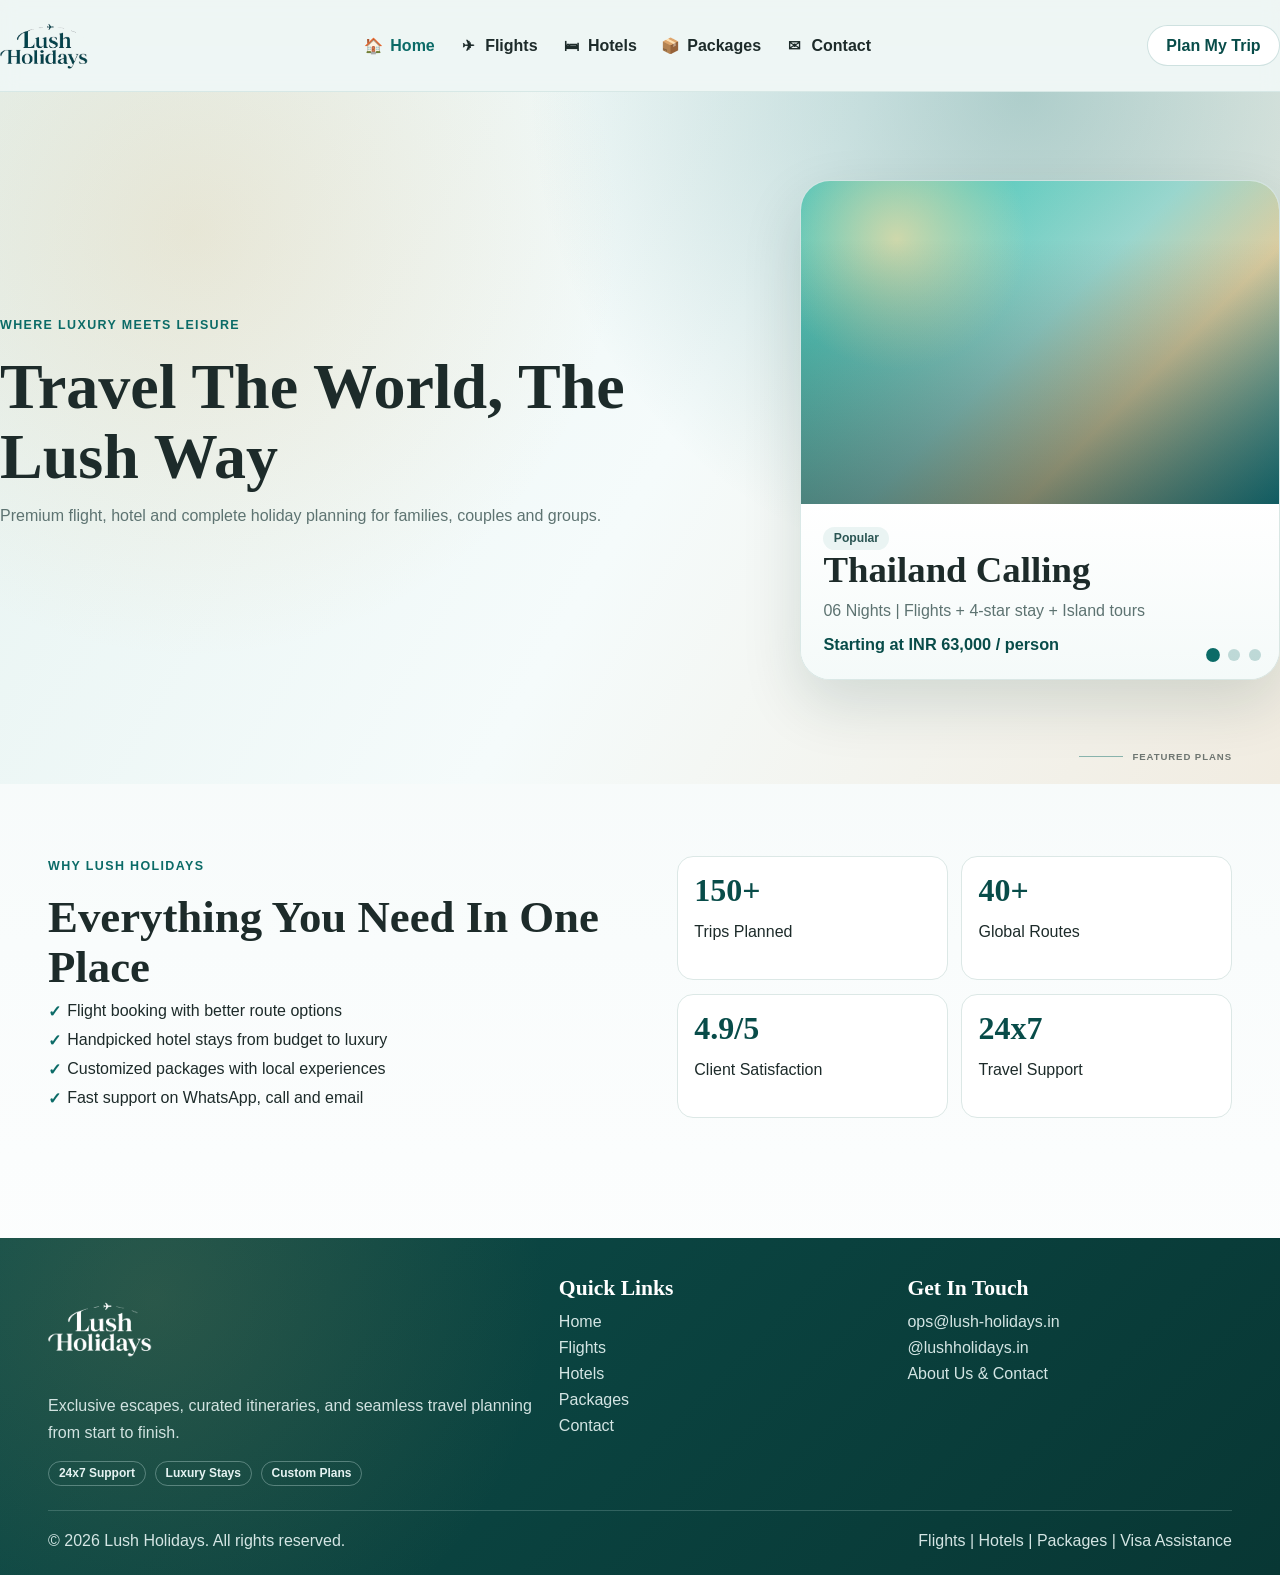
<file: index.html>
<!DOCTYPE html>
<html lang="en">
<head>
  <meta charset="UTF-8" />
  <meta name="viewport" content="width=device-width, initial-scale=1.0" />
  <title>Lush Holidays | Home</title>
  <meta name="description" content="Lush Holidays luxury travel booking website." />
  <link rel="icon" type="image/svg+xml" href="tab_logo.svg" />
  <link rel="shortcut icon" type="image/svg+xml" href="tab_logo.svg" />
  <link rel="stylesheet" href="styles.css" />
</head>
<body>
  <header class="site-header">
    <nav class="container nav">
      <a href="index.html" class="brand">
        <img src="logo.png" alt="Lush Holidays logo" class="brand-logo" />
      </a>
      <button class="nav-toggle" aria-label="Open menu">&#9776;</button>
      <ul class="nav-links">
        <li><a class="nav-link nav-home active" href="index.html">Home</a></li>
        <li><a class="nav-link nav-flights" href="flights.html">Flights</a></li>
        <li><a class="nav-link nav-hotels" href="hotels.html">Hotels</a></li>
        <li><a class="nav-link nav-packages" href="packages.html">Packages</a></li>
        <li><a class="nav-link nav-contact" href="contact.html">Contact</a></li>
      </ul>
      <a href="packages.html#request-package-quote" class="btn btn-light">Plan My Trip</a>
    </nav>
  </header>

  <main>
    <section class="hero">
      <div class="hero-bg"></div>
      <div class="container hero-content">
        <div class="hero-copy">
          <p class="hero-kicker">Where Luxury Meets Leisure</p>
          <h1>Travel The World, The Lush Way</h1>
          <p class="hero-text">
            Premium flight, hotel and complete holiday planning for families,
            couples and groups.
          </p>
        </div>

        <aside class="plan-slider" aria-label="Featured holiday plans">
          <div class="plan-slider-track" id="plan-slider-track">
            <article class="plan-slide active" data-plan-slide>
              <div class="plan-slide-visual plan-slide-thailand"></div>
              <div class="plan-slide-content">
                <span class="pill">Popular</span>
                <h3>Thailand Calling</h3>
                <p>06 Nights | Flights + 4-star stay + Island tours</p>
                <strong>Starting at INR 63,000 / person</strong>
              </div>
            </article>

            <article class="plan-slide" data-plan-slide>
              <div class="plan-slide-visual plan-slide-kashmir"></div>
              <div class="plan-slide-content">
                <span class="pill">Best Seller</span>
                <h3>Kashmir Retreat</h3>
                <p>05 Nights | Houseboat stay + Transfers + Sightseeing</p>
                <strong>Starting at INR 38,500 / person</strong>
              </div>
            </article>

            <article class="plan-slide" data-plan-slide>
              <div class="plan-slide-visual plan-slide-dubai"></div>
              <div class="plan-slide-content">
                <span class="pill">Limited Offer</span>
                <h3>Dubai Luxe Escape</h3>
                <p>04 Nights | Flights + Downtown hotel + Desert safari</p>
                <strong>Starting at INR 57,000 / person</strong>
              </div>
            </article>
          </div>

          <div class="plan-slider-nav" id="plan-slider-nav" aria-label="Plan slider controls">
            <button class="plan-dot active" type="button" aria-label="Show Thailand plan"></button>
            <button class="plan-dot" type="button" aria-label="Show Kashmir plan"></button>
            <button class="plan-dot" type="button" aria-label="Show Dubai plan"></button>
          </div>
        </aside>
      </div>
      <div class="hero-scroll-cue" aria-hidden="true">
        <span></span>
        <small>Featured Plans</small>
      </div>
    </section>
    <section class="destinations">
      <div class="container split">
        <div>
          <p class="eyebrow">Why Lush Holidays</p>
          <h2>Everything You Need In One Place</h2>
          <ul class="tick-list">
            <li>Flight booking with better route options</li>
            <li>Handpicked hotel stays from budget to luxury</li>
            <li>Customized packages with local experiences</li>
            <li>Fast support on WhatsApp, call and email</li>
          </ul>
        </div>
        <div class="stat-grid">
          <article>
            <h3>150+</h3>
            <p>Trips Planned</p>
          </article>
          <article>
            <h3>40+</h3>
            <p>Global Routes</p>
          </article>
          <article>
            <h3>4.9/5</h3>
            <p>Client Satisfaction</p>
          </article>
          <article>
            <h3>24x7</h3>
            <p>Travel Support</p>
          </article>
        </div>
      </div>
    </section>
  </main>

  <footer class="site-footer premium-footer">
    <div class="container">
      <div class="footer-top">
        <div class="footer-brand-block">
          <a href="index.html" class="brand footer-brand">
            <img src="logo.png" alt="Lush Holidays logo" class="brand-logo" />
          </a>
          <p>Exclusive escapes, curated itineraries, and seamless travel planning from start to finish.</p>
          <div class="footer-badges">
            <span>24x7 Support</span>
            <span>Luxury Stays</span>
            <span>Custom Plans</span>
          </div>
        </div>

        <div>
          <h3>Quick Links</h3>
          <ul class="footer-links">
            <li><a href="index.html">Home</a></li>
            <li><a href="flights.html">Flights</a></li>
            <li><a href="hotels.html">Hotels</a></li>
            <li><a href="packages.html">Packages</a></li>
            <li><a href="contact.html">Contact</a></li>
          </ul>
        </div>

        <div>
          <h3>Get In Touch</h3>
          <ul class="footer-links">
            <li><a href="mailto:ops@lush-holidays.in">ops@lush-holidays.in</a></li>
            <li><a href="https://www.instagram.com/lushholidays.in/" target="_blank" rel="noopener noreferrer">@lushholidays.in</a></li>
            <li><a href="contact.html">About Us & Contact</a></li>
          </ul>
        </div>
      </div>

      <div class="footer-bottom">
        <p>&copy; <span id="year"></span> Lush Holidays. All rights reserved.</p>
        <p>Flights | Hotels | Packages | Visa Assistance</p>
      </div>
    </div>
  </footer>

  <script src="script.js"></script>
</body>
</html>
</file>
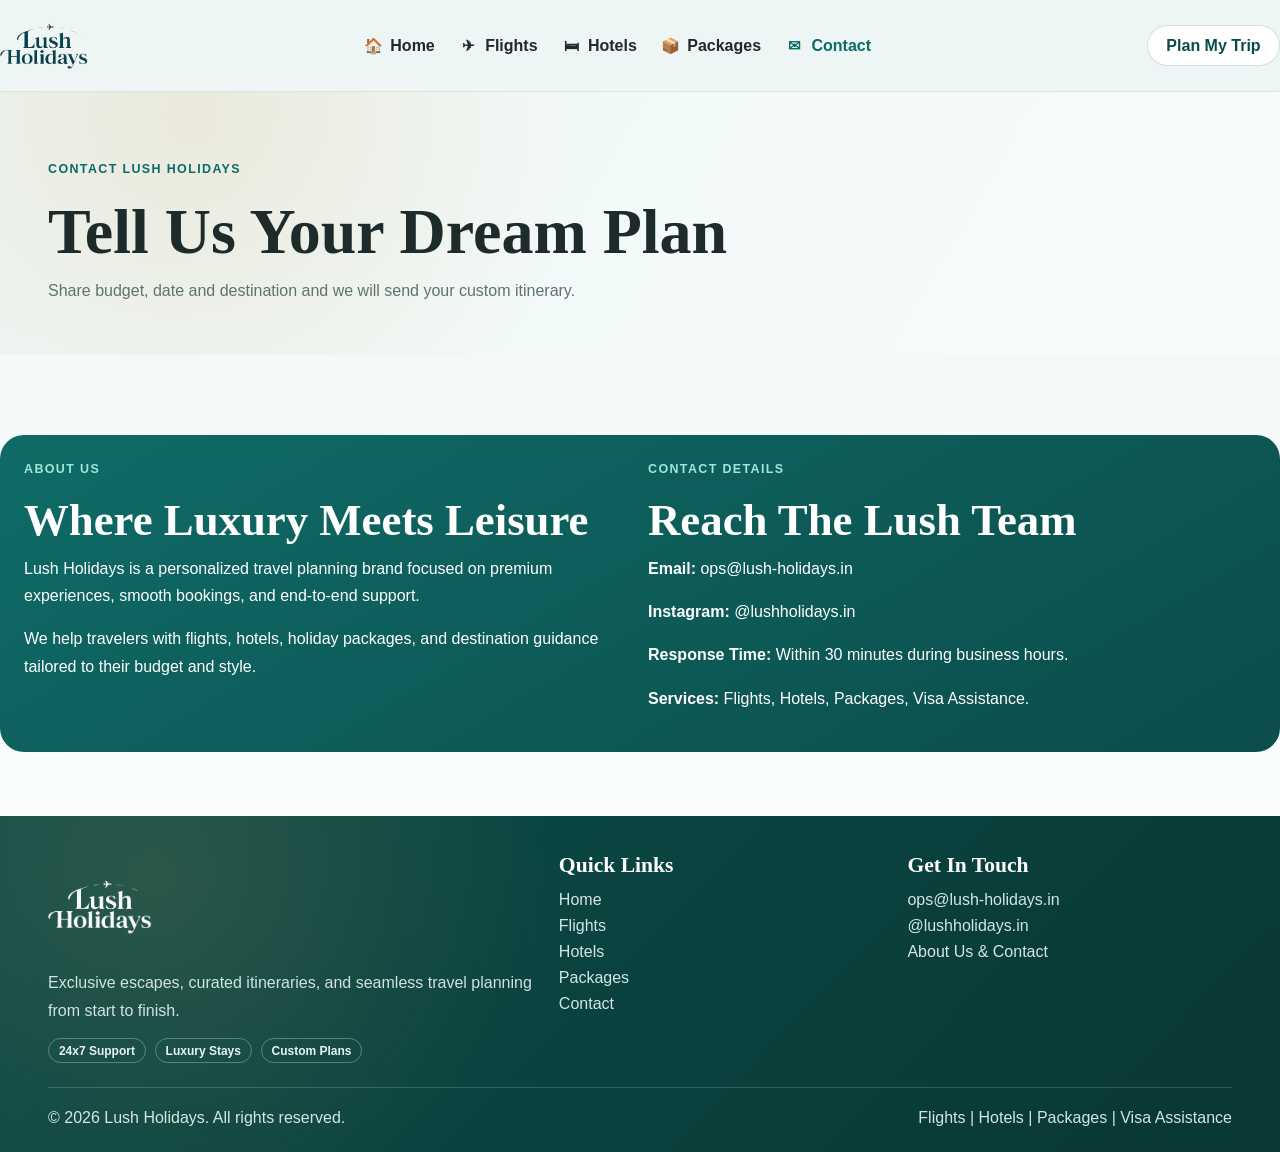
<file: contact.html>
<!DOCTYPE html>
<html lang="en">
<head>
  <meta charset="UTF-8" />
  <meta name="viewport" content="width=device-width, initial-scale=1.0" />
  <title>Lush Holidays | Contact</title>
  <meta name="description" content="Contact Lush Holidays for custom travel planning and bookings." />
  <link rel="icon" type="image/svg+xml" href="tab_logo.svg" />
  <link rel="shortcut icon" type="image/svg+xml" href="tab_logo.svg" />
  <link rel="stylesheet" href="styles.css" />
</head>
<body>
  <header class="site-header">
    <nav class="container nav">
      <a href="index.html" class="brand">
        <img src="logo.png" alt="Lush Holidays logo" class="brand-logo" />
      </a>
      <button class="nav-toggle" aria-label="Open menu">&#9776;</button>
      <ul class="nav-links">
        <li><a class="nav-link nav-home" href="index.html">Home</a></li>
        <li><a class="nav-link nav-flights" href="flights.html">Flights</a></li>
        <li><a class="nav-link nav-hotels" href="hotels.html">Hotels</a></li>
        <li><a class="nav-link nav-packages" href="packages.html">Packages</a></li>
        <li><a class="nav-link nav-contact active" href="contact.html">Contact</a></li>
      </ul>
      <a href="packages.html#request-package-quote" class="btn btn-light">Plan My Trip</a>
    </nav>
  </header>

  <main>
    <section class="page-hero">
      <div class="container">
        <p class="eyebrow">Contact Lush Holidays</p>
        <h1>Tell Us Your Dream Plan</h1>
        <p class="hero-text">Share budget, date and destination and we will send your custom itinerary.</p>
      </div>
    </section>

    <section class="contact container page-section">
      <div class="contact-card">
        <div>
          <p class="eyebrow">About Us</p>
          <h2>Where Luxury Meets Leisure</h2>
          <p>
            Lush Holidays is a personalized travel planning brand focused on
            premium experiences, smooth bookings, and end-to-end support.
          </p>
          <p>
            We help travelers with flights, hotels, holiday packages, and
            destination guidance tailored to their budget and style.
          </p>
        </div>
        <div>
          <p class="eyebrow">Contact Details</p>
          <h2>Reach The Lush Team</h2>
          <p><strong>Email:</strong> ops@lush-holidays.in</p>
          <p><strong>Instagram:</strong> @lushholidays.in</p>
          <p><strong>Response Time:</strong> Within 30 minutes during business hours.</p>
          <p><strong>Services:</strong> Flights, Hotels, Packages, Visa Assistance.</p>
        </div>
      </div>
    </section>
  </main>

  <footer class="site-footer premium-footer">
    <div class="container">
      <div class="footer-top">
        <div class="footer-brand-block">
          <a href="index.html" class="brand footer-brand">
            <img src="logo.png" alt="Lush Holidays logo" class="brand-logo" />
          </a>
          <p>Exclusive escapes, curated itineraries, and seamless travel planning from start to finish.</p>
          <div class="footer-badges">
            <span>24x7 Support</span>
            <span>Luxury Stays</span>
            <span>Custom Plans</span>
          </div>
        </div>

        <div>
          <h3>Quick Links</h3>
          <ul class="footer-links">
            <li><a href="index.html">Home</a></li>
            <li><a href="flights.html">Flights</a></li>
            <li><a href="hotels.html">Hotels</a></li>
            <li><a href="packages.html">Packages</a></li>
            <li><a href="contact.html">Contact</a></li>
          </ul>
        </div>

        <div>
          <h3>Get In Touch</h3>
          <ul class="footer-links">
            <li><a href="mailto:ops@lush-holidays.in">ops@lush-holidays.in</a></li>
            <li><a href="https://www.instagram.com/lushholidays.in/" target="_blank" rel="noopener noreferrer">@lushholidays.in</a></li>
            <li><a href="contact.html">About Us & Contact</a></li>
          </ul>
        </div>
      </div>

      <div class="footer-bottom">
        <p>&copy; <span id="year"></span> Lush Holidays. All rights reserved.</p>
        <p>Flights | Hotels | Packages | Visa Assistance</p>
      </div>
    </div>
  </footer>

  <script src="script.js"></script>
</body>
</html>
</file>
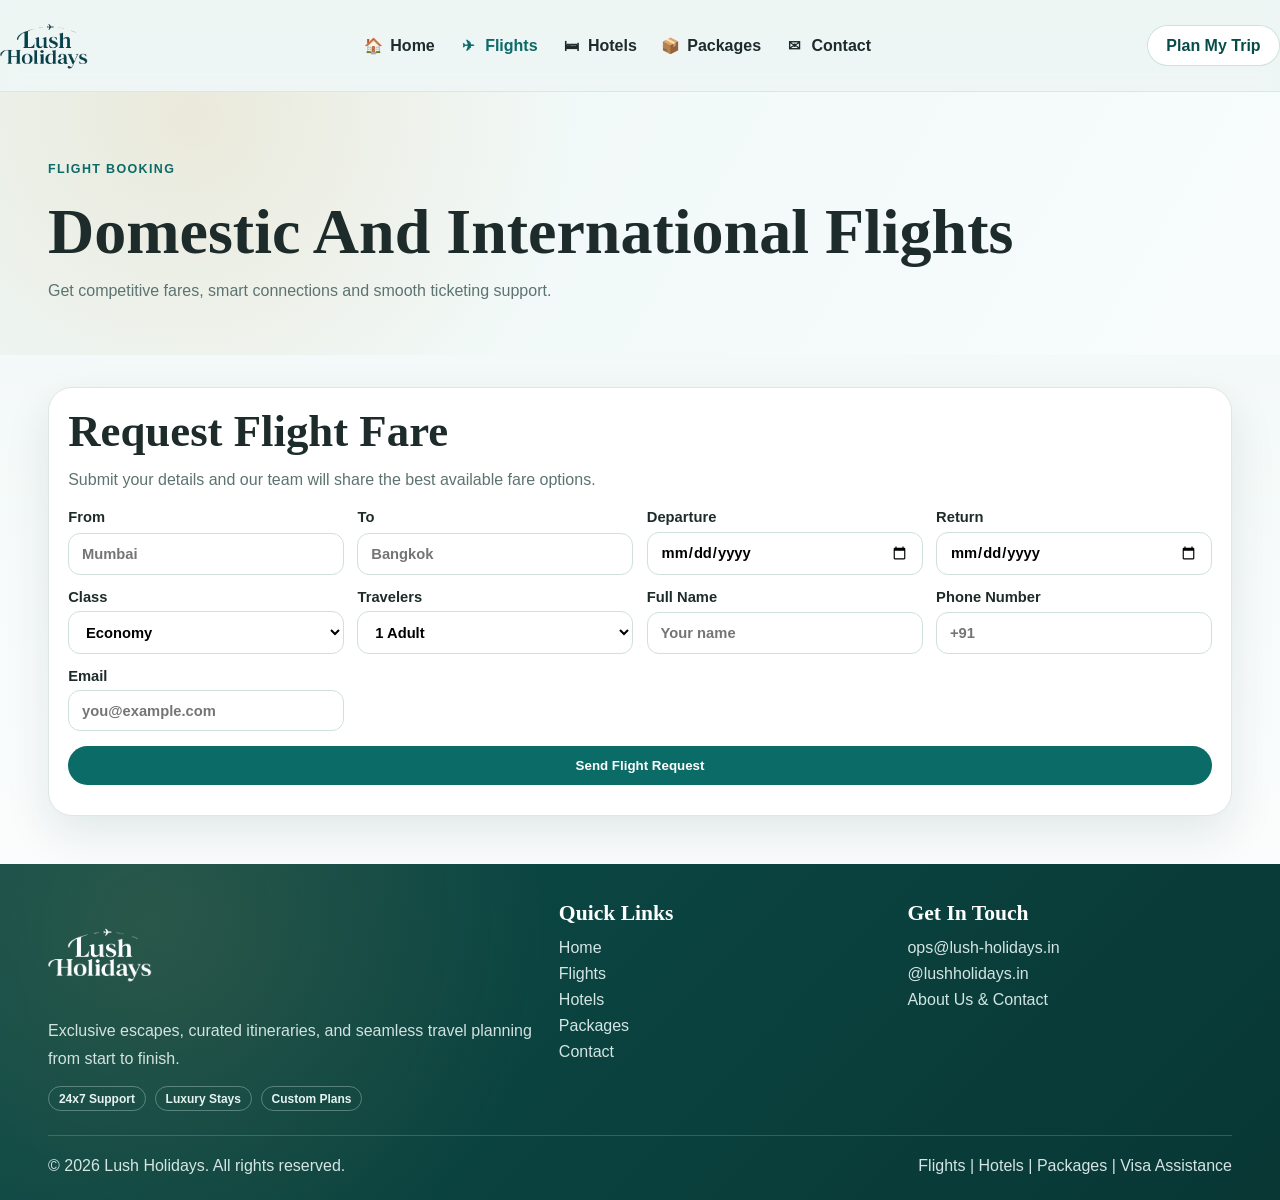
<file: flights.html>
<!DOCTYPE html>
<html lang="en">
<head>
  <meta charset="UTF-8" />
  <meta name="viewport" content="width=device-width, initial-scale=1.0" />
  <title>Lush Holidays | Flights</title>
  <meta name="description" content="Book domestic and international flights with Lush Holidays." />
  <link rel="icon" type="image/svg+xml" href="tab_logo.svg" />
  <link rel="shortcut icon" type="image/svg+xml" href="tab_logo.svg" />
  <link rel="stylesheet" href="styles.css" />
</head>
<body>
  <header class="site-header">
    <nav class="container nav">
      <a href="index.html" class="brand">
        <img src="logo.png" alt="Lush Holidays logo" class="brand-logo" />
      </a>
      <button class="nav-toggle" aria-label="Open menu">&#9776;</button>
      <ul class="nav-links">
        <li><a class="nav-link nav-home" href="index.html">Home</a></li>
        <li><a class="nav-link nav-flights active" href="flights.html">Flights</a></li>
        <li><a class="nav-link nav-hotels" href="hotels.html">Hotels</a></li>
        <li><a class="nav-link nav-packages" href="packages.html">Packages</a></li>
        <li><a class="nav-link nav-contact" href="contact.html">Contact</a></li>
      </ul>
      <a href="packages.html#request-package-quote" class="btn btn-light">Plan My Trip</a>
    </nav>
  </header>

  <main>
    <section class="page-hero">
      <div class="container">
        <p class="eyebrow">Flight Booking</p>
        <h1>Domestic And International Flights</h1>
        <p class="hero-text">Get competitive fares, smart connections and smooth ticketing support.</p>
      </div>
    </section>

    <section class="container page-section">
      <div class="booking-card">
        <h2>Request Flight Fare</h2>
        <p class="form-note">Submit your details and our team will share the best available fare options.</p>
        <form class="request-form" data-request-type="Flight">
          <div class="grid">
            <label>From
              <input type="text" name="fromCity" placeholder="Mumbai" required />
            </label>
            <label>To
              <input type="text" name="toCity" placeholder="Bangkok" required />
            </label>
            <label>Departure
              <input type="date" name="departureDate" required />
            </label>
            <label>Return
              <input type="date" name="returnDate" />
            </label>
            <label>Class
              <select name="travelClass">
                <option>Economy</option>
                <option>Premium Economy</option>
                <option>Business</option>
              </select>
            </label>
            <label>Travelers
              <select name="travelers">
                <option>1 Adult</option>
                <option>2 Adults</option>
                <option>Family</option>
              </select>
            </label>
            <label>Full Name
              <input type="text" name="fullName" placeholder="Your name" required />
            </label>
            <label>Phone Number
              <input type="tel" name="phone" placeholder="+91" required />
            </label>
            <label>Email
              <input type="email" name="email" placeholder="you@example.com" />
            </label>
          </div>
          <button class="btn btn-primary full" type="submit">Send Flight Request</button>
          <p class="form-feedback" aria-live="polite"></p>
        </form>
      </div>
    </section>
  </main>

  <footer class="site-footer premium-footer">
    <div class="container">
      <div class="footer-top">
        <div class="footer-brand-block">
          <a href="index.html" class="brand footer-brand">
            <img src="logo.png" alt="Lush Holidays logo" class="brand-logo" />
          </a>
          <p>Exclusive escapes, curated itineraries, and seamless travel planning from start to finish.</p>
          <div class="footer-badges">
            <span>24x7 Support</span>
            <span>Luxury Stays</span>
            <span>Custom Plans</span>
          </div>
        </div>

        <div>
          <h3>Quick Links</h3>
          <ul class="footer-links">
            <li><a href="index.html">Home</a></li>
            <li><a href="flights.html">Flights</a></li>
            <li><a href="hotels.html">Hotels</a></li>
            <li><a href="packages.html">Packages</a></li>
            <li><a href="contact.html">Contact</a></li>
          </ul>
        </div>

        <div>
          <h3>Get In Touch</h3>
          <ul class="footer-links">
            <li><a href="mailto:ops@lush-holidays.in">ops@lush-holidays.in</a></li>
            <li><a href="https://www.instagram.com/lushholidays.in/" target="_blank" rel="noopener noreferrer">@lushholidays.in</a></li>
            <li><a href="contact.html">About Us & Contact</a></li>
          </ul>
        </div>
      </div>

      <div class="footer-bottom">
        <p>&copy; <span id="year"></span> Lush Holidays. All rights reserved.</p>
        <p>Flights | Hotels | Packages | Visa Assistance</p>
      </div>
    </div>
  </footer>

  <script src="script.js"></script>
</body>
</html>
</file>
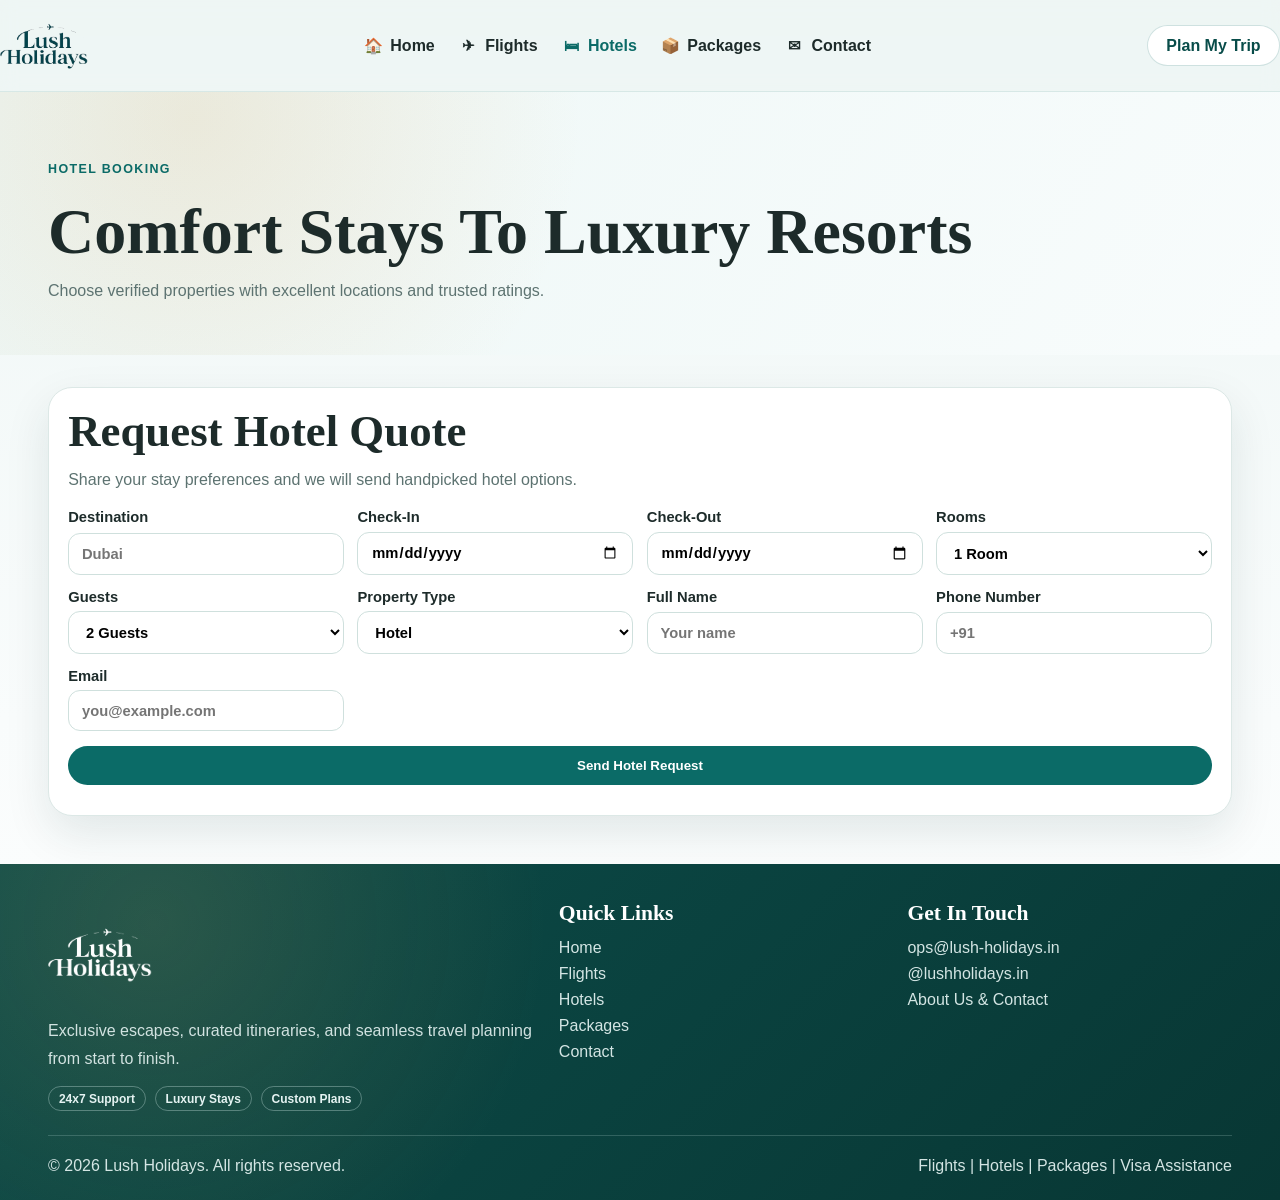
<file: hotels.html>
<!DOCTYPE html>
<html lang="en">
<head>
  <meta charset="UTF-8" />
  <meta name="viewport" content="width=device-width, initial-scale=1.0" />
  <title>Lush Holidays | Hotels</title>
  <meta name="description" content="Book handpicked hotels with Lush Holidays." />
  <link rel="icon" type="image/svg+xml" href="tab_logo.svg" />
  <link rel="shortcut icon" type="image/svg+xml" href="tab_logo.svg" />
  <link rel="stylesheet" href="styles.css" />
</head>
<body>
  <header class="site-header">
    <nav class="container nav">
      <a href="index.html" class="brand">
        <img src="logo.png" alt="Lush Holidays logo" class="brand-logo" />
      </a>
      <button class="nav-toggle" aria-label="Open menu">&#9776;</button>
      <ul class="nav-links">
        <li><a class="nav-link nav-home" href="index.html">Home</a></li>
        <li><a class="nav-link nav-flights" href="flights.html">Flights</a></li>
        <li><a class="nav-link nav-hotels active" href="hotels.html">Hotels</a></li>
        <li><a class="nav-link nav-packages" href="packages.html">Packages</a></li>
        <li><a class="nav-link nav-contact" href="contact.html">Contact</a></li>
      </ul>
      <a href="packages.html#request-package-quote" class="btn btn-light">Plan My Trip</a>
    </nav>
  </header>

  <main>
    <section class="page-hero">
      <div class="container">
        <p class="eyebrow">Hotel Booking</p>
        <h1>Comfort Stays To Luxury Resorts</h1>
        <p class="hero-text">Choose verified properties with excellent locations and trusted ratings.</p>
      </div>
    </section>

    <section class="container page-section">
      <div class="booking-card">
        <h2>Request Hotel Quote</h2>
        <p class="form-note">Share your stay preferences and we will send handpicked hotel options.</p>
        <form class="request-form" data-request-type="Hotel">
          <div class="grid">
            <label>Destination
              <input type="text" name="destination" placeholder="Dubai" required />
            </label>
            <label>Check-In
              <input type="date" name="checkInDate" required />
            </label>
            <label>Check-Out
              <input type="date" name="checkOutDate" required />
            </label>
            <label>Rooms
              <select name="rooms">
                <option>1 Room</option>
                <option>2 Rooms</option>
                <option>3 Rooms</option>
              </select>
            </label>
            <label>Guests
              <select name="guests">
                <option>2 Guests</option>
                <option>3 Guests</option>
                <option>4+ Guests</option>
              </select>
            </label>
            <label>Property Type
              <select name="propertyType">
                <option>Hotel</option>
                <option>Resort</option>
                <option>Villa</option>
              </select>
            </label>
            <label>Full Name
              <input type="text" name="fullName" placeholder="Your name" required />
            </label>
            <label>Phone Number
              <input type="tel" name="phone" placeholder="+91" required />
            </label>
            <label>Email
              <input type="email" name="email" placeholder="you@example.com" />
            </label>
          </div>
          <button class="btn btn-primary full" type="submit">Send Hotel Request</button>
          <p class="form-feedback" aria-live="polite"></p>
        </form>
      </div>
    </section>
  </main>

  <footer class="site-footer premium-footer">
    <div class="container">
      <div class="footer-top">
        <div class="footer-brand-block">
          <a href="index.html" class="brand footer-brand">
            <img src="logo.png" alt="Lush Holidays logo" class="brand-logo" />
          </a>
          <p>Exclusive escapes, curated itineraries, and seamless travel planning from start to finish.</p>
          <div class="footer-badges">
            <span>24x7 Support</span>
            <span>Luxury Stays</span>
            <span>Custom Plans</span>
          </div>
        </div>

        <div>
          <h3>Quick Links</h3>
          <ul class="footer-links">
            <li><a href="index.html">Home</a></li>
            <li><a href="flights.html">Flights</a></li>
            <li><a href="hotels.html">Hotels</a></li>
            <li><a href="packages.html">Packages</a></li>
            <li><a href="contact.html">Contact</a></li>
          </ul>
        </div>

        <div>
          <h3>Get In Touch</h3>
          <ul class="footer-links">
            <li><a href="mailto:ops@lush-holidays.in">ops@lush-holidays.in</a></li>
            <li><a href="https://www.instagram.com/lushholidays.in/" target="_blank" rel="noopener noreferrer">@lushholidays.in</a></li>
            <li><a href="contact.html">About Us & Contact</a></li>
          </ul>
        </div>
      </div>

      <div class="footer-bottom">
        <p>&copy; <span id="year"></span> Lush Holidays. All rights reserved.</p>
        <p>Flights | Hotels | Packages | Visa Assistance</p>
      </div>
    </div>
  </footer>

  <script src="script.js"></script>
</body>
</html>
</file>
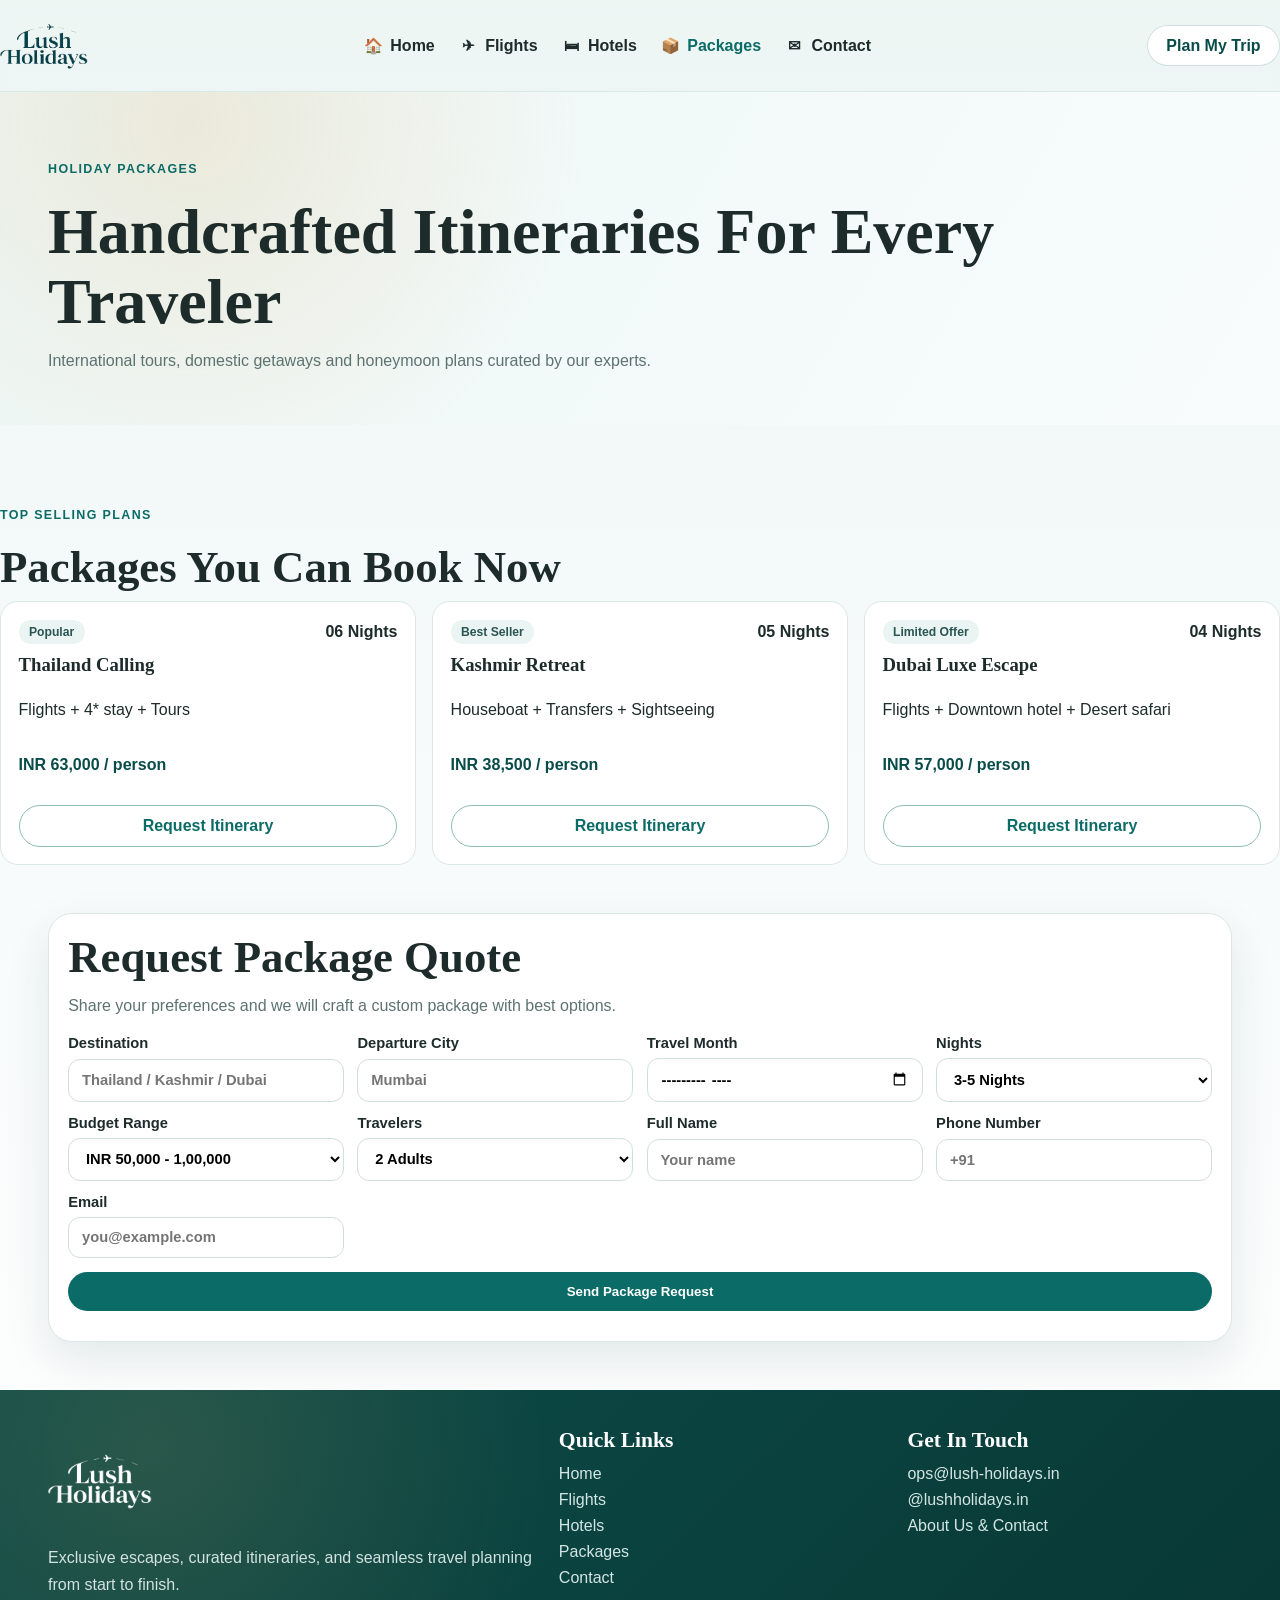
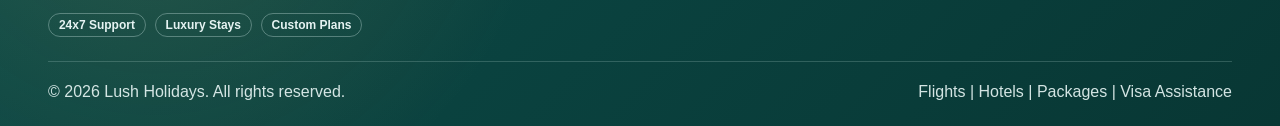
<file: packages.html>
<!DOCTYPE html>
<html lang="en">
<head>
  <meta charset="UTF-8" />
  <meta name="viewport" content="width=device-width, initial-scale=1.0" />
  <title>Lush Holidays | Packages</title>
  <meta name="description" content="Explore customized domestic and international holiday packages." />
  <link rel="icon" type="image/svg+xml" href="tab_logo.svg" />
  <link rel="shortcut icon" type="image/svg+xml" href="tab_logo.svg" />
  <link rel="stylesheet" href="styles.css" />
</head>
<body>
  <header class="site-header">
    <nav class="container nav">
      <a href="index.html" class="brand">
        <img src="logo.png" alt="Lush Holidays logo" class="brand-logo" />
      </a>
      <button class="nav-toggle" aria-label="Open menu">&#9776;</button>
      <ul class="nav-links">
        <li><a class="nav-link nav-home" href="index.html">Home</a></li>
        <li><a class="nav-link nav-flights" href="flights.html">Flights</a></li>
        <li><a class="nav-link nav-hotels" href="hotels.html">Hotels</a></li>
        <li><a class="nav-link nav-packages active" href="packages.html">Packages</a></li>
        <li><a class="nav-link nav-contact" href="contact.html">Contact</a></li>
      </ul>
      <a href="#request-package-quote" class="btn btn-light">Plan My Trip</a>
    </nav>
  </header>

  <main>
    <section class="page-hero">
      <div class="container">
        <p class="eyebrow">Holiday Packages</p>
        <h1>Handcrafted Itineraries For Every Traveler</h1>
        <p class="hero-text">International tours, domestic getaways and honeymoon plans curated by our experts.</p>
      </div>
    </section>

    <section class="offers container page-section">
      <div class="section-head">
        <p class="eyebrow">Top Selling Plans</p>
        <h2>Packages You Can Book Now</h2>
      </div>
      <div class="cards" id="package-cards"></div>
    </section>

    <section class="container page-section" id="request-package-quote">
      <div class="booking-card">
        <h2>Request Package Quote</h2>
        <p class="form-note">Share your preferences and we will craft a custom package with best options.</p>
        <form class="request-form" data-request-type="Package">
          <div class="grid">
            <label>Destination
              <input type="text" name="destination" placeholder="Thailand / Kashmir / Dubai" required />
            </label>
            <label>Departure City
              <input type="text" name="departureCity" placeholder="Mumbai" required />
            </label>
            <label>Travel Month
              <input type="month" name="travelMonth" required />
            </label>
            <label>Nights
              <select name="nights">
                <option>3-5 Nights</option>
                <option>6-8 Nights</option>
                <option>9+ Nights</option>
              </select>
            </label>
            <label>Budget Range
              <select name="budgetRange">
                <option>INR 50,000 - 1,00,000</option>
                <option>INR 1,00,000 - 2,00,000</option>
                <option>INR 2,00,000+</option>
              </select>
            </label>
            <label>Travelers
              <select name="travelers">
                <option>2 Adults</option>
                <option>Family</option>
                <option>Group</option>
              </select>
            </label>
            <label>Full Name
              <input type="text" name="fullName" placeholder="Your name" required />
            </label>
            <label>Phone Number
              <input type="tel" name="phone" placeholder="+91" required />
            </label>
            <label>Email
              <input type="email" name="email" placeholder="you@example.com" />
            </label>
          </div>
          <button class="btn btn-primary full" type="submit">Send Package Request</button>
          <p class="form-feedback" aria-live="polite"></p>
        </form>
      </div>
    </section>
  </main>

  <footer class="site-footer premium-footer">
    <div class="container">
      <div class="footer-top">
        <div class="footer-brand-block">
          <a href="index.html" class="brand footer-brand">
            <img src="logo.png" alt="Lush Holidays logo" class="brand-logo" />
          </a>
          <p>Exclusive escapes, curated itineraries, and seamless travel planning from start to finish.</p>
          <div class="footer-badges">
            <span>24x7 Support</span>
            <span>Luxury Stays</span>
            <span>Custom Plans</span>
          </div>
        </div>

        <div>
          <h3>Quick Links</h3>
          <ul class="footer-links">
            <li><a href="index.html">Home</a></li>
            <li><a href="flights.html">Flights</a></li>
            <li><a href="hotels.html">Hotels</a></li>
            <li><a href="packages.html">Packages</a></li>
            <li><a href="contact.html">Contact</a></li>
          </ul>
        </div>

        <div>
          <h3>Get In Touch</h3>
          <ul class="footer-links">
            <li><a href="mailto:ops@lush-holidays.in">ops@lush-holidays.in</a></li>
            <li><a href="https://www.instagram.com/lushholidays.in/" target="_blank" rel="noopener noreferrer">@lushholidays.in</a></li>
            <li><a href="contact.html">About Us & Contact</a></li>
          </ul>
        </div>
      </div>

      <div class="footer-bottom">
        <p>&copy; <span id="year"></span> Lush Holidays. All rights reserved.</p>
        <p>Flights | Hotels | Packages | Visa Assistance</p>
      </div>
    </div>
  </footer>

  <script src="script.js"></script>
</body>
</html>
</file>
<file: styles.css>
:root {
  --bg: #f3f8f7;
  --text: #1d2b2a;
  --muted: #5d7371;
  --brand: #0b6b67;
  --brand-dark: #084c49;
  --accent: #d8a85d;
  --card: #ffffff;
  --border: #dce8e6;
  --shadow: 0 18px 45px rgba(7, 47, 45, 0.1);
}

* {
  box-sizing: border-box;
}

body {
  margin: 0;
  font-family: "Segoe UI", "Trebuchet MS", Arial, sans-serif;
  color: var(--text);
  background: linear-gradient(180deg, #eef6f5 0%, #f9fcfc 60%, #ffffff 100%);
  -ms-overflow-style: none;
  scrollbar-width: none;
}

body::-webkit-scrollbar {
  display: none;
}

h1,
h2,
h3 {
  margin: 0 0 0.6rem;
  font-family: Georgia, "Times New Roman", serif;
  line-height: 1.1;
}

h1 {
  font-size: clamp(2rem, 5vw, 4rem);
}

h2 {
  font-size: clamp(1.8rem, 3.5vw, 2.8rem);
}

p {
  margin: 0 0 1rem;
  line-height: 1.7;
}

.container {
  width: min(1440px, 100%);
  margin: 0 auto;
  padding-left: 3rem;
  padding-right: 3rem;
}

.site-header {
  position: sticky;
  top: 0;
  z-index: 30;
  backdrop-filter: blur(8px);
  background: rgba(238, 246, 245, 0.82);
  border-bottom: 1px solid rgba(11, 107, 103, 0.1);
}

.nav {
  display: flex;
  align-items: center;
  justify-content: space-between;
  min-height: 84px;
  gap: 1rem;
  padding: 0.1rem 0;
}

.brand {
  display: inline-flex;
  align-items: center;
  gap: 0.8rem;
  text-decoration: none;
  color: var(--brand-dark);
  flex-shrink: 0;
}

.brand-logo {
  width: 88px;
  height: 88px;
  object-fit: contain;
  flex-shrink: 0;
}

.nav-links {
  display: flex;
  list-style: none;
  gap: 1.5rem;
  padding: 0;
  margin: 0;
  flex: 1;
  justify-content: center;
}

.nav-links a {
  text-decoration: none;
  color: var(--text);
  font-weight: 600;
}

.nav-link {
  display: inline-flex;
  align-items: center;
  gap: 0.45rem;
}

.nav-link::before {
  width: 1.2rem;
  height: 1.2rem;
  display: inline-flex;
  align-items: center;
  justify-content: center;
  background: none;
  opacity: 1;
  font-size: 0.95rem;
  line-height: 1;
  text-align: center;
  flex-shrink: 0;
  -webkit-mask-image: none;
  mask-image: none;
}

.nav-home::before {
  content: "\1F3E0";
}

.nav-flights::before {
  content: "\2708";
}

.nav-hotels::before {
  content: "\1F6CF";
}

.nav-packages::before {
  content: "\1F4E6";
}

.nav-contact::before {
  content: "\2709";
}

.nav-links a.active {
  color: var(--brand);
}

.nav-toggle {
  display: none;
  border: none;
  background: none;
  font-size: 1.5rem;
}

.btn {
  display: inline-flex;
  align-items: center;
  justify-content: center;
  border-radius: 999px;
  padding: 0.68rem 1.15rem;
  text-decoration: none;
  font-weight: 700;
  border: 1px solid transparent;
  transition: 0.22s ease;
  cursor: pointer;
}

.btn:hover {
  transform: translateY(-1px);
}

.btn-primary {
  background: var(--brand);
  color: #fff;
}

.btn-primary:hover {
  background: var(--brand-dark);
}

.btn-outline {
  color: var(--brand);
  border-color: rgba(11, 107, 103, 0.45);
}

.btn-outline:hover {
  background: #fff;
}

.btn-light {
  background: #fff;
  color: var(--brand-dark);
  border-color: rgba(11, 107, 103, 0.2);
}

.hero {
  position: relative;
  overflow: hidden;
}

.page-hero {
  padding: 4.2rem 0 2.2rem;
  background:
    radial-gradient(circle at 15% 10%, rgba(216, 168, 93, 0.18), transparent 35%),
    linear-gradient(120deg, #edf7f6 0%, #f8fcfc 100%);
}

.hero-bg {
  position: absolute;
  inset: 0;
  background:
    radial-gradient(circle at 15% 20%, rgba(216, 168, 93, 0.2), transparent 35%),
    radial-gradient(circle at 80% 0%, rgba(11, 107, 103, 0.3), transparent 40%),
    linear-gradient(120deg, #e6f3f1 0%, #f5fbfb 52%, #f1ece1 100%);
}

.hero-content {
  position: relative;
  padding: 5.5rem 0 6.5rem;
  display: grid;
  grid-template-columns: minmax(0, 1.15fr) minmax(320px, 480px);
  gap: 2.5rem;
  align-items: center;
}

.hero-copy {
  max-width: 860px;
}

.hero-kicker,
.eyebrow {
  text-transform: uppercase;
  letter-spacing: 0.11em;
  color: var(--brand);
  font-weight: 700;
  font-size: 0.78rem;
}

.hero-text {
  max-width: 650px;
  color: var(--muted);
}

.hero-actions {
  display: flex;
  gap: 0.8rem;
  flex-wrap: wrap;
}

.plan-slider {
  position: relative;
  min-height: 500px;
  width: 100%;
  max-width: 480px;
}

.plan-slider-track {
  position: relative;
  min-height: 500px;
  width: 100%;
}

.plan-slide {
  position: absolute;
  inset: 0;
  display: grid;
  grid-template-rows: 1.45fr auto;
  border-radius: 30px;
  overflow: hidden;
  border: 1px solid rgba(11, 107, 103, 0.14);
  box-shadow: 0 24px 60px rgba(7, 47, 45, 0.14);
  background: rgba(255, 255, 255, 0.75);
  opacity: 0;
  transform: translateX(28px) scale(0.98);
  transition: opacity 0.55s ease, transform 0.55s ease;
  pointer-events: none;
}

.plan-slide.active {
  opacity: 1;
  transform: translateX(0) scale(1);
  pointer-events: auto;
}

.plan-slide-visual {
  position: relative;
}

.plan-slide-visual::after {
  content: "";
  position: absolute;
  inset: 0;
  background: linear-gradient(180deg, transparent 18%, rgba(4, 34, 33, 0.45) 100%);
}

.plan-slide-thailand {
  background:
    radial-gradient(circle at 20% 18%, rgba(255, 221, 163, 0.7), transparent 28%),
    linear-gradient(180deg, rgba(11, 107, 103, 0.1), rgba(11, 107, 103, 0.1)),
    linear-gradient(135deg, #4ecdc4 0%, #66d6c8 22%, #a9e2d9 48%, #f3d8a7 68%, #1d8f9c 100%);
}

.plan-slide-kashmir {
  background:
    radial-gradient(circle at 50% 18%, rgba(255, 255, 255, 0.65), transparent 24%),
    linear-gradient(180deg, rgba(17, 56, 54, 0.1), rgba(17, 56, 54, 0.15)),
    linear-gradient(145deg, #dfeceb 0%, #8eb9b4 26%, #5d8c88 48%, #8ca68f 72%, #f3e5c4 100%);
}

.plan-slide-dubai {
  background:
    radial-gradient(circle at 78% 18%, rgba(255, 231, 178, 0.75), transparent 20%),
    linear-gradient(180deg, rgba(11, 107, 103, 0.08), rgba(11, 107, 103, 0.15)),
    linear-gradient(145deg, #f3c888 0%, #e7a35f 26%, #be7c44 50%, #0c6a66 78%, #063d3c 100%);
}

.plan-slide-content {
  padding: 1.4rem 1.4rem 1.55rem;
  background: linear-gradient(180deg, rgba(255, 255, 255, 0.96), rgba(244, 250, 249, 0.96));
}

.plan-slide-content h3 {
  margin-bottom: 0.4rem;
  font-size: clamp(1.8rem, 3vw, 2.3rem);
}

.plan-slide-content p {
  margin-bottom: 0.7rem;
  color: var(--muted);
}

.plan-slide-content strong {
  display: block;
  color: var(--brand-dark);
  font-size: 1.02rem;
}

.plan-slider-nav {
  position: absolute;
  right: 1.2rem;
  bottom: 1.2rem;
  display: flex;
  gap: 0.55rem;
  z-index: 2;
}

.plan-dot {
  width: 12px;
  height: 12px;
  border-radius: 50%;
  border: none;
  padding: 0;
  background: rgba(11, 107, 103, 0.24);
  cursor: pointer;
  transition: transform 0.2s ease, background 0.2s ease;
}

.plan-dot.active {
  background: var(--brand);
  transform: scale(1.15);
}

.hero-scroll-cue {
  position: absolute;
  right: 3rem;
  bottom: 1.4rem;
  display: inline-flex;
  align-items: center;
  gap: 0.6rem;
  color: rgba(29, 43, 42, 0.62);
  font-weight: 700;
  letter-spacing: 0.08em;
  text-transform: uppercase;
  font-size: 0.72rem;
}

.hero-scroll-cue span {
  display: inline-block;
  width: 44px;
  height: 1px;
  background: rgba(11, 107, 103, 0.45);
}

.booking-section {
  margin-top: -3.7rem;
}

.page-section {
  padding-top: 2rem;
}

#request-package-quote {
  scroll-margin-top: 5.5rem;
}

.booking-card {
  background: var(--card);
  border: 1px solid var(--border);
  border-radius: 24px;
  padding: 1.2rem;
  box-shadow: var(--shadow);
}

.booking-tabs {
  display: flex;
  gap: 0.6rem;
  flex-wrap: wrap;
  margin-bottom: 1rem;
}

.tab-btn {
  border: 1px solid var(--border);
  border-radius: 999px;
  padding: 0.65rem 1rem;
  background: #f7fbfb;
  font-weight: 700;
  cursor: pointer;
}

.tab-btn.active {
  background: var(--brand);
  border-color: var(--brand);
  color: #fff;
}

.tab-panel {
  display: none;
}

.tab-panel.active {
  display: block;
}

.grid {
  display: grid;
  grid-template-columns: repeat(4, minmax(0, 1fr));
  gap: 0.85rem;
}

label {
  display: grid;
  gap: 0.4rem;
  font-size: 0.92rem;
  font-weight: 600;
}

input,
select,
textarea {
  border: 1px solid #cfe0dd;
  border-radius: 12px;
  padding: 0.72rem 0.8rem;
  font: inherit;
  background: #fff;
}

.full {
  width: 100%;
  margin-top: 0.9rem;
}

.form-note {
  color: var(--muted);
  margin-bottom: 1rem;
}

.form-feedback {
  margin: 0.7rem 0 0;
  font-weight: 700;
  color: var(--brand-dark);
}

.offers,
.testimonials,
.contact {
  padding: 5rem 0 1rem;
}

.cards {
  display: grid;
  grid-template-columns: repeat(3, minmax(0, 1fr));
  gap: 1rem;
}

.card {
  background: #fff;
  border: 1px solid var(--border);
  border-radius: 18px;
  padding: 1.1rem;
  display: grid;
  gap: 0.7rem;
}

.card-top {
  display: flex;
  justify-content: space-between;
  align-items: center;
}

.price {
  font-weight: 800;
  color: var(--brand-dark);
}

.pill {
  display: inline-flex;
  padding: 0.3rem 0.65rem;
  background: #eaf4f3;
  border-radius: 999px;
  font-size: 0.76rem;
  font-weight: 700;
  color: #2a5553;
}

.destinations {
  padding: 4.5rem 0;
}

.split {
  display: grid;
  grid-template-columns: 1.1fr 1fr;
  gap: 1.2rem;
}

.tick-list {
  list-style: none;
  padding: 0;
  margin: 0;
}

.tick-list li {
  margin-bottom: 0.7rem;
  padding-left: 1.2rem;
  position: relative;
}

.tick-list li::before {
  content: "\2713";
  position: absolute;
  left: 0;
  color: var(--brand);
  font-weight: 800;
}

.stat-grid {
  display: grid;
  grid-template-columns: repeat(2, minmax(0, 1fr));
  gap: 0.85rem;
}

.stat-grid article {
  background: #fff;
  border: 1px solid var(--border);
  border-radius: 16px;
  padding: 1rem;
}

.stat-grid h3 {
  color: var(--brand-dark);
  font-size: 2rem;
}

.testimonial-grid {
  display: grid;
  grid-template-columns: repeat(2, minmax(0, 1fr));
  gap: 1rem;
}

blockquote {
  margin: 0;
  background: #fff;
  border: 1px solid var(--border);
  border-left: 5px solid var(--accent);
  border-radius: 14px;
  padding: 1.2rem;
  font-size: 0.98rem;
}

cite {
  display: block;
  margin-top: 0.85rem;
  color: var(--muted);
  font-style: normal;
  font-weight: 700;
}

.contact-card {
  background: linear-gradient(150deg, #0f6b67 0%, #0b4d4a 100%);
  color: #fff;
  border-radius: 24px;
  padding: 1.5rem;
  display: grid;
  grid-template-columns: 1fr 1fr;
  gap: 1rem;
}

.contact-card .eyebrow {
  color: #9fe7db;
}

.lead-form input,
.lead-form textarea {
  border: none;
}

.site-footer {
  margin-top: 3rem;
  border-top: 1px solid var(--border);
  color: var(--muted);
}

.premium-footer {
  background:
    radial-gradient(circle at 12% 18%, rgba(216, 168, 93, 0.15), transparent 34%),
    linear-gradient(135deg, #0c4c49 0%, #083734 100%);
  color: #e5f3f2;
  border-top: none;
}

.footer-top {
  display: grid;
  grid-template-columns: 1.5fr 1fr 1fr;
  gap: 1.5rem;
  padding: 2.4rem 0 1.5rem;
}

.footer-top h3 {
  margin: 0 0 0.8rem;
  font-size: 1.35rem;
  color: #fff;
}

.footer-brand-block p {
  color: rgba(229, 243, 242, 0.9);
  margin-bottom: 0.9rem;
}

.footer-brand {
  color: #f5efe3;
  margin-bottom: 0.7rem;
}

.footer-brand .brand-logo {
  width: 104px;
  height: 104px;
  filter: brightness(0) invert(1);
}

.footer-links {
  list-style: none;
  margin: 0;
  padding: 0;
  display: grid;
  gap: 0.5rem;
}

.footer-links a {
  color: rgba(229, 243, 242, 0.92);
  text-decoration: none;
}

.footer-links a:hover {
  color: #fff;
}

.footer-badges {
  display: flex;
  flex-wrap: wrap;
  gap: 0.55rem;
}

.footer-badges span {
  border: 1px solid rgba(205, 232, 228, 0.35);
  border-radius: 999px;
  padding: 0.28rem 0.62rem;
  font-size: 0.75rem;
  font-weight: 700;
}

.footer-bottom {
  border-top: 1px solid rgba(205, 232, 228, 0.2);
  padding: 1rem 0 1.3rem;
  display: flex;
  justify-content: space-between;
  flex-wrap: wrap;
  gap: 0.8rem;
}

.footer-bottom p {
  margin: 0;
  color: rgba(229, 243, 242, 0.92);
}

@media (max-width: 980px) {
  .hero-content {
    grid-template-columns: 1fr;
  }

  .plan-slider,
  .plan-slider-track {
    min-height: 420px;
  }

  .grid {
    grid-template-columns: repeat(2, minmax(0, 1fr));
  }

  .cards,
  .split,
  .contact-card,
  .testimonial-grid {
    grid-template-columns: 1fr;
  }

  .site-header .btn-light {
    display: none;
  }
}

@media (max-width: 720px) {
  .container {
    padding-left: 1.25rem;
    padding-right: 1.25rem;
  }

  .nav {
    min-height: 72px;
  }

  .nav-toggle {
    display: inline-flex;
  }

  .nav-links {
    position: absolute;
    top: 74px;
    left: 0;
    right: 0;
    background: #eef6f5;
    flex-direction: column;
    padding: 1rem 4%;
    border-bottom: 1px solid var(--border);
    display: none;
  }

  .nav-links.open {
    display: flex;
  }

  .brand {
    gap: 0.6rem;
  }

  .brand-logo {
    width: 92px;
    height: 92px;
  }

  .hero-content {
    padding: 4.25rem 0 5rem;
    gap: 1.5rem;
    text-align: center;
    justify-items: center;
  }

  .hero-copy {
    margin: 0 auto;
  }

  .plan-slider,
  .plan-slider-track {
    min-height: 360px;
  }

  .plan-slider {
    max-width: 100%;
  }

  .plan-slider-nav {
    display: none;
  }

  .plan-slide-content {
    padding: 1.15rem;
    text-align: left;
  }

  .hero-scroll-cue {
    display: none;
  }

  .hero-text {
    margin-left: auto;
    margin-right: auto;
  }

  .hero-actions {
    justify-content: center;
  }

  .section-head,
  .offers,
  .destinations,
  .contact,
  .testimonials,
  .page-hero,
  .page-section {
    text-align: left;
  }

  .tick-list li {
    padding-left: 1.2rem;
  }

  .tick-list li::before {
    position: absolute;
    margin-right: 0;
  }

  .card,
  .contact-card,
  .booking-card,
  blockquote,
  .stat-grid article,
  .footer-top,
  .footer-bottom,
  .footer-brand-block {
    text-align: left;
  }

  .card-top,
  .footer-badges,
  .footer-bottom {
    justify-content: flex-start;
  }

  .footer-brand {
    justify-content: flex-start;
  }

  .footer-links {
    justify-items: start;
  }

  .grid {
    grid-template-columns: 1fr;
  }

  .footer-top {
    grid-template-columns: 1fr;
    gap: 1rem;
    padding: 2rem 0 1.2rem;
  }
}
</file>
